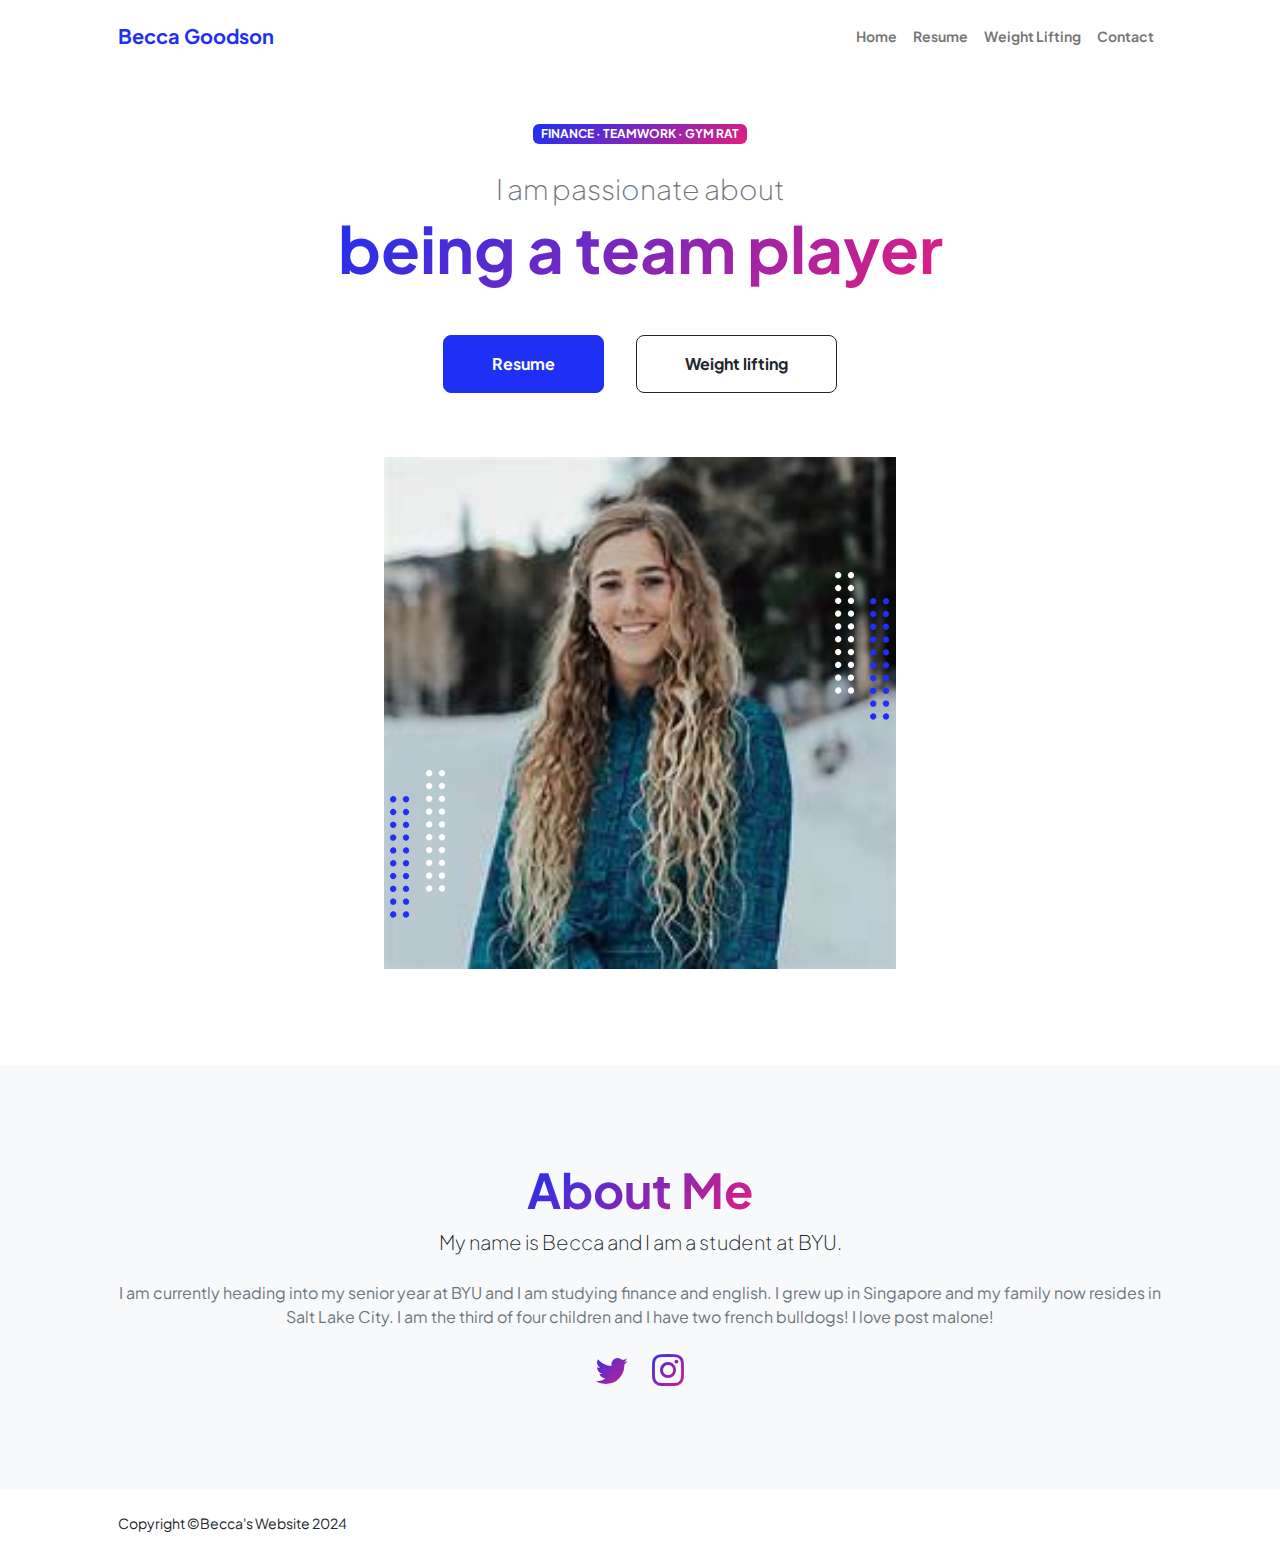
<file: index.html>
<!DOCTYPE html>
<html lang="en">
    <head>
        <meta charset="utf-8" />
        <meta name="viewport" content="width=device-width, initial-scale=1, shrink-to-fit=no" />
        <meta name="description" content="" />
        <meta name="author" content="" />
        <title>Becca Goodson</title>
        <!-- Favicon-->
        <link rel="icon" type="image/x-icon" href="assets/favicon.ico" />
        <!-- Custom Google font-->
        <link rel="preconnect" href="https://fonts.googleapis.com" />
        <link rel="preconnect" href="https://fonts.gstatic.com" crossorigin />
        <link href="https://fonts.googleapis.com/css2?family=Plus+Jakarta+Sans:wght@100;200;300;400;500;600;700;800;900&amp;display=swap" rel="stylesheet" />
        <!-- Bootstrap icons-->
        <link href="https://cdn.jsdelivr.net/npm/bootstrap-icons@1.8.1/font/bootstrap-icons.css" rel="stylesheet" />
        <!-- Core theme CSS (includes Bootstrap)-->
        <link href="css/styles.css" rel="stylesheet" />
    </head>
    <body class="d-flex flex-column h-100">
        <main class="flex-shrink-0">
            <!-- Navigation-->
            <nav class="navbar navbar-expand-lg navbar-light bg-white py-3">
                <div class="container px-5">
                    <a class="navbar-brand" href="index.html"><span class="fw-bolder text-primary">Becca Goodson</span></a>
                    <button class="navbar-toggler" type="button" data-bs-toggle="collapse" data-bs-target="#navbarSupportedContent" aria-controls="navbarSupportedContent" aria-expanded="false" aria-label="Toggle navigation"><span class="navbar-toggler-icon"></span></button>
                    <div class="collapse navbar-collapse" id="navbarSupportedContent">
                        <ul class="navbar-nav ms-auto mb-2 mb-lg-0 small fw-bolder">
                            <li class="nav-item"><a class="nav-link" href="index.html">Home</a></li>
                            <li class="nav-item"><a class="nav-link" href="resume.html">Resume</a></li>
                            <li class="nav-item"><a class="nav-link" href="weights.html">Weight Lifting</a></li>
                            <li class="nav-item"><a class="nav-link" href="contact.html">Contact</a></li>
                        </ul>
                    </div>
                </div>
            </nav>
            <!-- Header-->
            <header class="py-5">
                <div class="container px-5 pb-5">
                    <div class="row gx-5 align-items-center">
                        <div class="col-xxl-5">
                            <!-- Header text content-->
                            <div class="text-center text-xxl-start">
                                <div class="badge bg-gradient-primary-to-secondary text-white mb-4"><div class="text-uppercase">Finance &middot; Teamwork &middot; Gym rat</div></div>
                                <div class="fs-3 fw-light text-muted">I am passionate about</div>
                                <h1 class="display-3 fw-bolder mb-5"><span class="text-gradient d-inline">being a team player</span></h1>
                                <div class="d-grid gap-3 d-sm-flex justify-content-sm-center justify-content-xxl-start mb-3">
                                    <a class="btn btn-primary btn-lg px-5 py-3 me-sm-3 fs-6 fw-bolder" href="resume.html">Resume</a>
                                    <a class="btn btn-outline-dark btn-lg px-5 py-3 fs-6 fw-bolder" href="weights.html">Weight lifting</a>
                                </div>
                            </div>
                        </div>
                        <div class="col-xxl-7">
                            <!-- Header profile picture-->
                            <div class="d-flex justify-content-center mt-5 mt-xxl-0">
                                <div class="profile bg-gradient-primary-to-secondary">
                                    <!-- TIP: For best results, use a photo with a transparent background like the demo example below-->
                                    <!-- Watch a tutorial on how to do this on YouTube (link)-->
                                    <img class="profile-img" src="assets/profilepic.jpeg" alt="..." />
                                    <div class="dots-1">
                                        <!-- SVG Dots-->
                                        <svg version="1.1" xmlns="http://www.w3.org/2000/svg" xmlns:xlink="http://www.w3.org/1999/xlink" x="0px" y="0px" viewBox="0 0 191.6 1215.4" style="enable-background: new 0 0 191.6 1215.4" xml:space="preserve">
                                            <g transform="translate(0.000000,1280.000000) scale(0.100000,-0.100000)">
                                                <path d="M227.7,12788.6c-105-35-200-141-222-248c-43-206,163-412,369-369c155,32,275,190,260,339c-11,105-90,213-190,262        C383.7,12801.6,289.7,12808.6,227.7,12788.6z"></path>
                                                <path d="M1507.7,12788.6c-151-50-253-216-222-362c25-119,136-230,254-255c194-41,395,142,375,339c-11,105-90,213-190,262        C1663.7,12801.6,1569.7,12808.6,1507.7,12788.6z"></path>
                                                <path d="M227.7,11508.6c-105-35-200-141-222-248c-43-206,163-412,369-369c155,32,275,190,260,339c-11,105-90,213-190,262        C383.7,11521.6,289.7,11528.6,227.7,11508.6z"></path>
                                                <path d="M1507.7,11508.6c-151-50-253-216-222-362c25-119,136-230,254-255c194-41,395,142,375,339c-11,105-90,213-190,262        C1663.7,11521.6,1569.7,11528.6,1507.7,11508.6z"></path>
                                                <path d="M227.7,10228.6c-105-35-200-141-222-248c-43-206,163-412,369-369c155,32,275,190,260,339c-11,105-90,213-190,262        C383.7,10241.6,289.7,10248.6,227.7,10228.6z"></path>
                                                <path d="M1507.7,10228.6c-105-35-200-141-222-248c-43-206,163-412,369-369c155,32,275,190,260,339c-11,105-90,213-190,262        C1663.7,10241.6,1569.7,10248.6,1507.7,10228.6z"></path>
                                                <path d="M227.7,8948.6c-105-35-200-141-222-248c-43-206,163-412,369-369c155,32,275,190,260,339c-11,105-90,213-190,262        C383.7,8961.6,289.7,8968.6,227.7,8948.6z"></path>
                                                <path d="M1507.7,8948.6c-105-35-200-141-222-248c-43-206,163-412,369-369c155,32,275,190,260,339c-11,105-90,213-190,262        C1663.7,8961.6,1569.7,8968.6,1507.7,8948.6z"></path>
                                                <path d="M227.7,7668.6c-105-35-200-141-222-248c-43-206,163-412,369-369c155,32,275,190,260,339c-11,105-90,213-190,262        C383.7,7681.6,289.7,7688.6,227.7,7668.6z"></path>
                                                <path d="M1507.7,7668.6c-105-35-200-141-222-248c-43-206,163-412,369-369c155,32,275,190,260,339c-11,105-90,213-190,262        C1663.7,7681.6,1569.7,7688.6,1507.7,7668.6z"></path>
                                                <path d="M227.7,6388.6c-105-35-200-141-222-248c-43-206,163-412,369-369c155,32,275,190,260,339c-11,105-90,213-190,262        C383.7,6401.6,289.7,6408.6,227.7,6388.6z"></path>
                                                <path d="M1507.7,6388.6c-105-35-200-141-222-248c-43-206,163-412,369-369c155,32,275,190,260,339c-11,105-90,213-190,262        C1663.7,6401.6,1569.7,6408.6,1507.7,6388.6z"></path>
                                                <path d="M227.7,5108.6c-105-35-200-141-222-248c-43-206,163-412,369-369c155,32,275,190,260,339c-11,105-90,213-190,262        C383.7,5121.6,289.7,5128.6,227.7,5108.6z"></path>
                                                <path d="M1507.7,5108.6c-105-35-200-141-222-248c-43-206,163-412,369-369c155,32,275,190,260,339c-11,105-90,213-190,262        C1663.7,5121.6,1569.7,5128.6,1507.7,5108.6z"></path>
                                                <path d="M227.7,3828.6c-105-35-200-141-222-248c-43-206,163-412,369-369c155,32,275,190,260,339c-11,105-90,213-190,262        C383.7,3841.6,289.7,3848.6,227.7,3828.6z"></path>
                                                <path d="M1507.7,3828.6c-105-35-200-141-222-248c-43-206,163-412,369-369c155,32,275,190,260,339c-11,105-90,213-190,262        C1663.7,3841.6,1569.7,3848.6,1507.7,3828.6z"></path>
                                                <path d="M227.7,2548.6c-105-35-200-141-222-248c-43-206,163-412,369-369c155,32,275,190,260,339c-11,105-90,213-190,262        C383.7,2561.6,289.7,2568.6,227.7,2548.6z"></path>
                                                <path d="M1507.7,2548.6c-105-35-200-141-222-248c-43-206,163-412,369-369c155,32,275,190,260,339c-11,105-90,213-190,262        C1663.7,2561.6,1569.7,2568.6,1507.7,2548.6z"></path>
                                                <path d="M227.7,1268.6c-105-35-200-141-222-248c-43-206,163-412,369-369c155,32,275,190,260,339c-11,105-90,213-190,262        C383.7,1281.6,289.7,1288.6,227.7,1268.6z"></path>
                                                <path d="M1507.7,1268.6c-105-35-200-141-222-248c-43-206,163-412,369-369c155,32,275,190,260,339c-11,105-90,213-190,262        C1663.7,1281.6,1569.7,1288.6,1507.7,1268.6z"></path>
                                            </g>
                                        </svg>
                                        <!-- END of SVG dots-->
                                    </div>
                                    <div class="dots-2">
                                        <!-- SVG Dots-->
                                        <svg version="1.1" xmlns="http://www.w3.org/2000/svg" xmlns:xlink="http://www.w3.org/1999/xlink" x="0px" y="0px" viewBox="0 0 191.6 1215.4" style="enable-background: new 0 0 191.6 1215.4" xml:space="preserve">
                                            <g transform="translate(0.000000,1280.000000) scale(0.100000,-0.100000)">
                                                <path d="M227.7,12788.6c-105-35-200-141-222-248c-43-206,163-412,369-369c155,32,275,190,260,339c-11,105-90,213-190,262        C383.7,12801.6,289.7,12808.6,227.7,12788.6z"></path>
                                                <path d="M1507.7,12788.6c-151-50-253-216-222-362c25-119,136-230,254-255c194-41,395,142,375,339c-11,105-90,213-190,262        C1663.7,12801.6,1569.7,12808.6,1507.7,12788.6z"></path>
                                                <path d="M227.7,11508.6c-105-35-200-141-222-248c-43-206,163-412,369-369c155,32,275,190,260,339c-11,105-90,213-190,262        C383.7,11521.6,289.7,11528.6,227.7,11508.6z"></path>
                                                <path d="M1507.7,11508.6c-151-50-253-216-222-362c25-119,136-230,254-255c194-41,395,142,375,339c-11,105-90,213-190,262        C1663.7,11521.6,1569.7,11528.6,1507.7,11508.6z"></path>
                                                <path d="M227.7,10228.6c-105-35-200-141-222-248c-43-206,163-412,369-369c155,32,275,190,260,339c-11,105-90,213-190,262        C383.7,10241.6,289.7,10248.6,227.7,10228.6z"></path>
                                                <path d="M1507.7,10228.6c-105-35-200-141-222-248c-43-206,163-412,369-369c155,32,275,190,260,339c-11,105-90,213-190,262        C1663.7,10241.6,1569.7,10248.6,1507.7,10228.6z"></path>
                                                <path d="M227.7,8948.6c-105-35-200-141-222-248c-43-206,163-412,369-369c155,32,275,190,260,339c-11,105-90,213-190,262        C383.7,8961.6,289.7,8968.6,227.7,8948.6z"></path>
                                                <path d="M1507.7,8948.6c-105-35-200-141-222-248c-43-206,163-412,369-369c155,32,275,190,260,339c-11,105-90,213-190,262        C1663.7,8961.6,1569.7,8968.6,1507.7,8948.6z"></path>
                                                <path d="M227.7,7668.6c-105-35-200-141-222-248c-43-206,163-412,369-369c155,32,275,190,260,339c-11,105-90,213-190,262        C383.7,7681.6,289.7,7688.6,227.7,7668.6z"></path>
                                                <path d="M1507.7,7668.6c-105-35-200-141-222-248c-43-206,163-412,369-369c155,32,275,190,260,339c-11,105-90,213-190,262        C1663.7,7681.6,1569.7,7688.6,1507.7,7668.6z"></path>
                                                <path d="M227.7,6388.6c-105-35-200-141-222-248c-43-206,163-412,369-369c155,32,275,190,260,339c-11,105-90,213-190,262        C383.7,6401.6,289.7,6408.6,227.7,6388.6z"></path>
                                                <path d="M1507.7,6388.6c-105-35-200-141-222-248c-43-206,163-412,369-369c155,32,275,190,260,339c-11,105-90,213-190,262        C1663.7,6401.6,1569.7,6408.6,1507.7,6388.6z"></path>
                                                <path d="M227.7,5108.6c-105-35-200-141-222-248c-43-206,163-412,369-369c155,32,275,190,260,339c-11,105-90,213-190,262        C383.7,5121.6,289.7,5128.6,227.7,5108.6z"></path>
                                                <path d="M1507.7,5108.6c-105-35-200-141-222-248c-43-206,163-412,369-369c155,32,275,190,260,339c-11,105-90,213-190,262        C1663.7,5121.6,1569.7,5128.6,1507.7,5108.6z"></path>
                                                <path d="M227.7,3828.6c-105-35-200-141-222-248c-43-206,163-412,369-369c155,32,275,190,260,339c-11,105-90,213-190,262        C383.7,3841.6,289.7,3848.6,227.7,3828.6z"></path>
                                                <path d="M1507.7,3828.6c-105-35-200-141-222-248c-43-206,163-412,369-369c155,32,275,190,260,339c-11,105-90,213-190,262        C1663.7,3841.6,1569.7,3848.6,1507.7,3828.6z"></path>
                                                <path d="M227.7,2548.6c-105-35-200-141-222-248c-43-206,163-412,369-369c155,32,275,190,260,339c-11,105-90,213-190,262        C383.7,2561.6,289.7,2568.6,227.7,2548.6z"></path>
                                                <path d="M1507.7,2548.6c-105-35-200-141-222-248c-43-206,163-412,369-369c155,32,275,190,260,339c-11,105-90,213-190,262        C1663.7,2561.6,1569.7,2568.6,1507.7,2548.6z"></path>
                                                <path d="M227.7,1268.6c-105-35-200-141-222-248c-43-206,163-412,369-369c155,32,275,190,260,339c-11,105-90,213-190,262        C383.7,1281.6,289.7,1288.6,227.7,1268.6z"></path>
                                                <path d="M1507.7,1268.6c-105-35-200-141-222-248c-43-206,163-412,369-369c155,32,275,190,260,339c-11,105-90,213-190,262        C1663.7,1281.6,1569.7,1288.6,1507.7,1268.6z"></path>
                                            </g>
                                        </svg>
                                        <!-- END of SVG dots-->
                                    </div>
                                    <div class="dots-3">
                                        <!-- SVG Dots-->
                                        <svg version="1.1" xmlns="http://www.w3.org/2000/svg" xmlns:xlink="http://www.w3.org/1999/xlink" x="0px" y="0px" viewBox="0 0 191.6 1215.4" style="enable-background: new 0 0 191.6 1215.4" xml:space="preserve">
                                            <g transform="translate(0.000000,1280.000000) scale(0.100000,-0.100000)">
                                                <path d="M227.7,12788.6c-105-35-200-141-222-248c-43-206,163-412,369-369c155,32,275,190,260,339c-11,105-90,213-190,262        C383.7,12801.6,289.7,12808.6,227.7,12788.6z"></path>
                                                <path d="M1507.7,12788.6c-151-50-253-216-222-362c25-119,136-230,254-255c194-41,395,142,375,339c-11,105-90,213-190,262        C1663.7,12801.6,1569.7,12808.6,1507.7,12788.6z"></path>
                                                <path d="M227.7,11508.6c-105-35-200-141-222-248c-43-206,163-412,369-369c155,32,275,190,260,339c-11,105-90,213-190,262        C383.7,11521.6,289.7,11528.6,227.7,11508.6z"></path>
                                                <path d="M1507.7,11508.6c-151-50-253-216-222-362c25-119,136-230,254-255c194-41,395,142,375,339c-11,105-90,213-190,262        C1663.7,11521.6,1569.7,11528.6,1507.7,11508.6z"></path>
                                                <path d="M227.7,10228.6c-105-35-200-141-222-248c-43-206,163-412,369-369c155,32,275,190,260,339c-11,105-90,213-190,262        C383.7,10241.6,289.7,10248.6,227.7,10228.6z"></path>
                                                <path d="M1507.7,10228.6c-105-35-200-141-222-248c-43-206,163-412,369-369c155,32,275,190,260,339c-11,105-90,213-190,262        C1663.7,10241.6,1569.7,10248.6,1507.7,10228.6z"></path>
                                                <path d="M227.7,8948.6c-105-35-200-141-222-248c-43-206,163-412,369-369c155,32,275,190,260,339c-11,105-90,213-190,262        C383.7,8961.6,289.7,8968.6,227.7,8948.6z"></path>
                                                <path d="M1507.7,8948.6c-105-35-200-141-222-248c-43-206,163-412,369-369c155,32,275,190,260,339c-11,105-90,213-190,262        C1663.7,8961.6,1569.7,8968.6,1507.7,8948.6z"></path>
                                                <path d="M227.7,7668.6c-105-35-200-141-222-248c-43-206,163-412,369-369c155,32,275,190,260,339c-11,105-90,213-190,262        C383.7,7681.6,289.7,7688.6,227.7,7668.6z"></path>
                                                <path d="M1507.7,7668.6c-105-35-200-141-222-248c-43-206,163-412,369-369c155,32,275,190,260,339c-11,105-90,213-190,262        C1663.7,7681.6,1569.7,7688.6,1507.7,7668.6z"></path>
                                                <path d="M227.7,6388.6c-105-35-200-141-222-248c-43-206,163-412,369-369c155,32,275,190,260,339c-11,105-90,213-190,262        C383.7,6401.6,289.7,6408.6,227.7,6388.6z"></path>
                                                <path d="M1507.7,6388.6c-105-35-200-141-222-248c-43-206,163-412,369-369c155,32,275,190,260,339c-11,105-90,213-190,262        C1663.7,6401.6,1569.7,6408.6,1507.7,6388.6z"></path>
                                                <path d="M227.7,5108.6c-105-35-200-141-222-248c-43-206,163-412,369-369c155,32,275,190,260,339c-11,105-90,213-190,262        C383.7,5121.6,289.7,5128.6,227.7,5108.6z"></path>
                                                <path d="M1507.7,5108.6c-105-35-200-141-222-248c-43-206,163-412,369-369c155,32,275,190,260,339c-11,105-90,213-190,262        C1663.7,5121.6,1569.7,5128.6,1507.7,5108.6z"></path>
                                                <path d="M227.7,3828.6c-105-35-200-141-222-248c-43-206,163-412,369-369c155,32,275,190,260,339c-11,105-90,213-190,262        C383.7,3841.6,289.7,3848.6,227.7,3828.6z"></path>
                                                <path d="M1507.7,3828.6c-105-35-200-141-222-248c-43-206,163-412,369-369c155,32,275,190,260,339c-11,105-90,213-190,262        C1663.7,3841.6,1569.7,3848.6,1507.7,3828.6z"></path>
                                                <path d="M227.7,2548.6c-105-35-200-141-222-248c-43-206,163-412,369-369c155,32,275,190,260,339c-11,105-90,213-190,262        C383.7,2561.6,289.7,2568.6,227.7,2548.6z"></path>
                                                <path d="M1507.7,2548.6c-105-35-200-141-222-248c-43-206,163-412,369-369c155,32,275,190,260,339c-11,105-90,213-190,262        C1663.7,2561.6,1569.7,2568.6,1507.7,2548.6z"></path>
                                                <path d="M227.7,1268.6c-105-35-200-141-222-248c-43-206,163-412,369-369c155,32,275,190,260,339c-11,105-90,213-190,262        C383.7,1281.6,289.7,1288.6,227.7,1268.6z"></path>
                                                <path d="M1507.7,1268.6c-105-35-200-141-222-248c-43-206,163-412,369-369c155,32,275,190,260,339c-11,105-90,213-190,262        C1663.7,1281.6,1569.7,1288.6,1507.7,1268.6z"></path>
                                            </g>
                                        </svg>
                                        <!-- END of SVG dots-->
                                    </div>
                                    <div class="dots-4">
                                        <!-- SVG Dots-->
                                        <svg version="1.1" xmlns="http://www.w3.org/2000/svg" xmlns:xlink="http://www.w3.org/1999/xlink" x="0px" y="0px" viewBox="0 0 191.6 1215.4" style="enable-background: new 0 0 191.6 1215.4" xml:space="preserve">
                                            <g transform="translate(0.000000,1280.000000) scale(0.100000,-0.100000)">
                                                <path d="M227.7,12788.6c-105-35-200-141-222-248c-43-206,163-412,369-369c155,32,275,190,260,339c-11,105-90,213-190,262        C383.7,12801.6,289.7,12808.6,227.7,12788.6z"></path>
                                                <path d="M1507.7,12788.6c-151-50-253-216-222-362c25-119,136-230,254-255c194-41,395,142,375,339c-11,105-90,213-190,262        C1663.7,12801.6,1569.7,12808.6,1507.7,12788.6z"></path>
                                                <path d="M227.7,11508.6c-105-35-200-141-222-248c-43-206,163-412,369-369c155,32,275,190,260,339c-11,105-90,213-190,262        C383.7,11521.6,289.7,11528.6,227.7,11508.6z"></path>
                                                <path d="M1507.7,11508.6c-151-50-253-216-222-362c25-119,136-230,254-255c194-41,395,142,375,339c-11,105-90,213-190,262        C1663.7,11521.6,1569.7,11528.6,1507.7,11508.6z"></path>
                                                <path d="M227.7,10228.6c-105-35-200-141-222-248c-43-206,163-412,369-369c155,32,275,190,260,339c-11,105-90,213-190,262        C383.7,10241.6,289.7,10248.6,227.7,10228.6z"></path>
                                                <path d="M1507.7,10228.6c-105-35-200-141-222-248c-43-206,163-412,369-369c155,32,275,190,260,339c-11,105-90,213-190,262        C1663.7,10241.6,1569.7,10248.6,1507.7,10228.6z"></path>
                                                <path d="M227.7,8948.6c-105-35-200-141-222-248c-43-206,163-412,369-369c155,32,275,190,260,339c-11,105-90,213-190,262        C383.7,8961.6,289.7,8968.6,227.7,8948.6z"></path>
                                                <path d="M1507.7,8948.6c-105-35-200-141-222-248c-43-206,163-412,369-369c155,32,275,190,260,339c-11,105-90,213-190,262        C1663.7,8961.6,1569.7,8968.6,1507.7,8948.6z"></path>
                                                <path d="M227.7,7668.6c-105-35-200-141-222-248c-43-206,163-412,369-369c155,32,275,190,260,339c-11,105-90,213-190,262        C383.7,7681.6,289.7,7688.6,227.7,7668.6z"></path>
                                                <path d="M1507.7,7668.6c-105-35-200-141-222-248c-43-206,163-412,369-369c155,32,275,190,260,339c-11,105-90,213-190,262        C1663.7,7681.6,1569.7,7688.6,1507.7,7668.6z"></path>
                                                <path d="M227.7,6388.6c-105-35-200-141-222-248c-43-206,163-412,369-369c155,32,275,190,260,339c-11,105-90,213-190,262        C383.7,6401.6,289.7,6408.6,227.7,6388.6z"></path>
                                                <path d="M1507.7,6388.6c-105-35-200-141-222-248c-43-206,163-412,369-369c155,32,275,190,260,339c-11,105-90,213-190,262        C1663.7,6401.6,1569.7,6408.6,1507.7,6388.6z"></path>
                                                <path d="M227.7,5108.6c-105-35-200-141-222-248c-43-206,163-412,369-369c155,32,275,190,260,339c-11,105-90,213-190,262        C383.7,5121.6,289.7,5128.6,227.7,5108.6z"></path>
                                                <path d="M1507.7,5108.6c-105-35-200-141-222-248c-43-206,163-412,369-369c155,32,275,190,260,339c-11,105-90,213-190,262        C1663.7,5121.6,1569.7,5128.6,1507.7,5108.6z"></path>
                                                <path d="M227.7,3828.6c-105-35-200-141-222-248c-43-206,163-412,369-369c155,32,275,190,260,339c-11,105-90,213-190,262        C383.7,3841.6,289.7,3848.6,227.7,3828.6z"></path>
                                                <path d="M1507.7,3828.6c-105-35-200-141-222-248c-43-206,163-412,369-369c155,32,275,190,260,339c-11,105-90,213-190,262        C1663.7,3841.6,1569.7,3848.6,1507.7,3828.6z"></path>
                                                <path d="M227.7,2548.6c-105-35-200-141-222-248c-43-206,163-412,369-369c155,32,275,190,260,339c-11,105-90,213-190,262        C383.7,2561.6,289.7,2568.6,227.7,2548.6z"></path>
                                                <path d="M1507.7,2548.6c-105-35-200-141-222-248c-43-206,163-412,369-369c155,32,275,190,260,339c-11,105-90,213-190,262        C1663.7,2561.6,1569.7,2568.6,1507.7,2548.6z"></path>
                                                <path d="M227.7,1268.6c-105-35-200-141-222-248c-43-206,163-412,369-369c155,32,275,190,260,339c-11,105-90,213-190,262        C383.7,1281.6,289.7,1288.6,227.7,1268.6z"></path>
                                                <path d="M1507.7,1268.6c-105-35-200-141-222-248c-43-206,163-412,369-369c155,32,275,190,260,339c-11,105-90,213-190,262        C1663.7,1281.6,1569.7,1288.6,1507.7,1268.6z"></path>
                                            </g>
                                        </svg>
                                        <!-- END of SVG dots-->
                                    </div>
                                </div>
                            </div>
                        </div>
                    </div>
                </div>
            </header>
            <!-- About Section-->
            <section class="bg-light py-5">
                <div class="container px-5">
                    <div class="row gx-5 justify-content-center">
                        <div class="col-xxl-8">
                            <div class="text-center my-5">
                                <h2 class="display-5 fw-bolder"><span class="text-gradient d-inline">About Me</span></h2>
                                <p class="lead fw-light mb-4">My name is Becca and I am a student at BYU.</p>
                                <p class="text-muted">I am currently heading into my senior year at BYU and I am studying finance and english. I grew up in Singapore and my family now resides in Salt Lake City. I am the third of four children and I have two french bulldogs! I love post malone!</p>
                                <div class="d-flex justify-content-center fs-2 gap-4">
                                    <a class="text-gradient" href="https://twitter.com/postmalone"><i class="bi bi-twitter"></i></a>
                                    <a class="text-gradient" href="https://www.instagram.com/postmalone/"><i class="bi bi-instagram"></i></a>
                                </div>
                            </div>
                        </div>
                    </div>
                </div>
            </section>
        </main>
        <!-- Footer-->
        <footer class="bg-white py-4 mt-auto">
            <div class="container px-5">
                <div class="row align-items-center justify-content-between flex-column flex-sm-row">
                    <div class="col-auto"><div class="small m-0">Copyright &copy;Becca's Website 2024</div></div>
                    <div class="col-auto">
 
                    </div>
                </div>
            </div>
        </footer>
        <!-- Bootstrap core JS-->
        <script src="https://cdn.jsdelivr.net/npm/bootstrap@5.2.3/dist/js/bootstrap.bundle.min.js"></script>
        <!-- Core theme JS-->
        <script src="js/scripts.js"></script>
    </body>
</html>
</file>
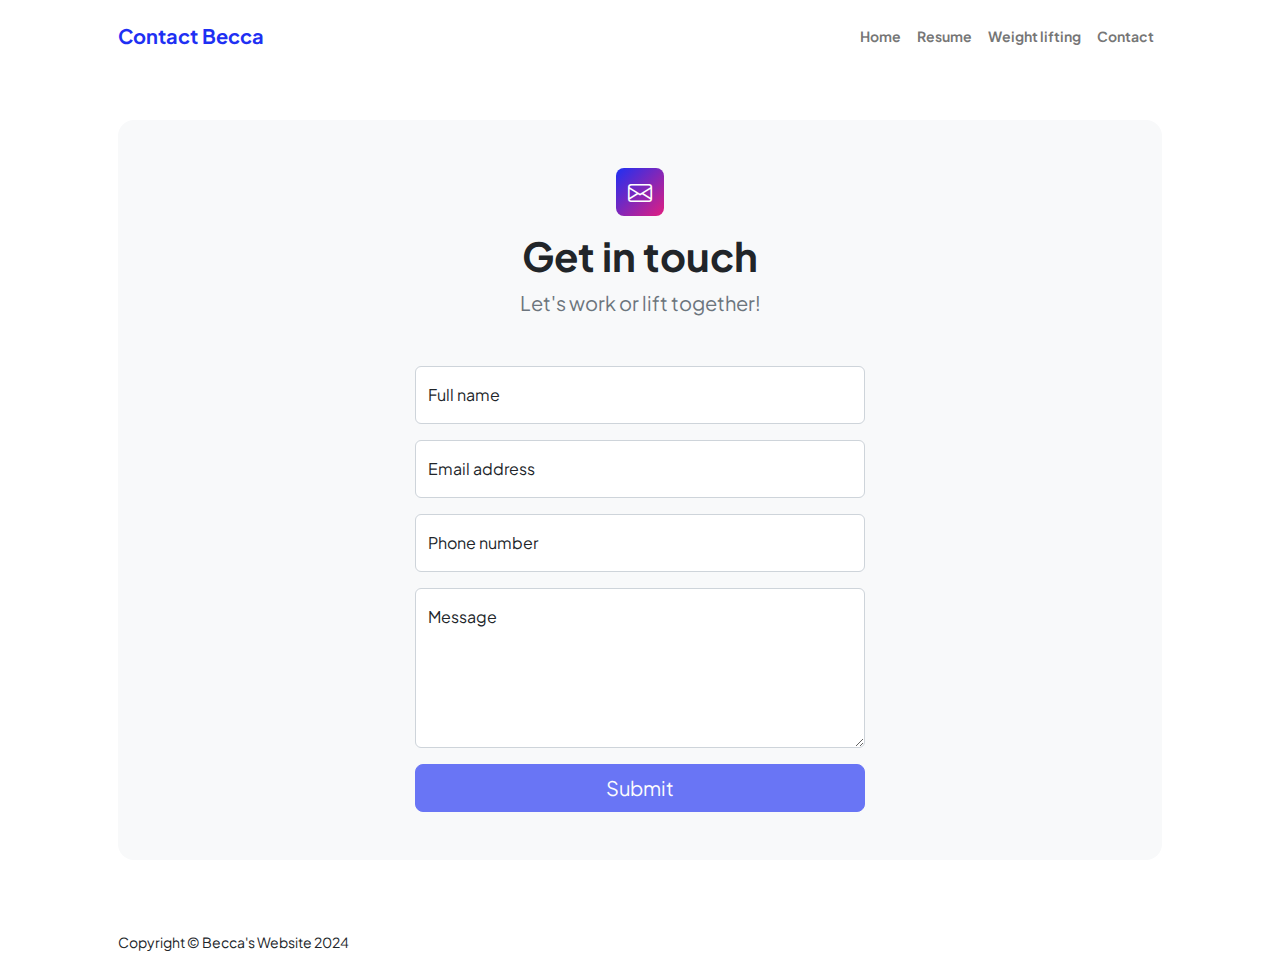
<file: contact.html>
<!DOCTYPE html>
<html lang="en">
    <head>
        <meta charset="utf-8" />
        <meta name="viewport" content="width=device-width, initial-scale=1, shrink-to-fit=no" />
        <meta name="description" content />
        <meta name="author" content />
        <title>Contact Becca</title>
        <!-- Favicon-->
        <link rel="icon" type="image/x-icon" href="assets/favicon.ico" />
        <!-- Custom Google font-->
        <link rel="preconnect" href="https://fonts.googleapis.com" />
        <link rel="preconnect" href="https://fonts.gstatic.com" crossorigin />
        <link href="https://fonts.googleapis.com/css2?family=Plus+Jakarta+Sans:wght@100;200;300;400;500;600;700;800;900&amp;display=swap" rel="stylesheet" />
        <!-- Bootstrap icons-->
        <link href="https://cdn.jsdelivr.net/npm/bootstrap-icons@1.8.1/font/bootstrap-icons.css" rel="stylesheet" />
        <!-- Core theme CSS (includes Bootstrap)-->
        <link href="css/styles.css" rel="stylesheet" />
    </head>
    <body class="d-flex flex-column">
        <main class="flex-shrink-0">
            <!-- Navigation-->
            <nav class="navbar navbar-expand-lg navbar-light bg-white py-3">
                <div class="container px-5">
                    <a class="navbar-brand" href="index.html"><span class="fw-bolder text-primary">Contact Becca</span></a>
                    <button class="navbar-toggler" type="button" data-bs-toggle="collapse" data-bs-target="#navbarSupportedContent" aria-controls="navbarSupportedContent" aria-expanded="false" aria-label="Toggle navigation"><span class="navbar-toggler-icon"></span></button>
                    <div class="collapse navbar-collapse" id="navbarSupportedContent">
                        <ul class="navbar-nav ms-auto mb-2 mb-lg-0 small fw-bolder">
                            <li class="nav-item"><a class="nav-link" href="index.html">Home</a></li>
                            <li class="nav-item"><a class="nav-link" href="resume.html">Resume</a></li>
                            <li class="nav-item"><a class="nav-link" href="weights.html">Weight lifting</a></li>
                            <li class="nav-item"><a class="nav-link" href="contact.html">Contact</a></li>
                        </ul>
                    </div>
                </div>
            </nav>
            <!-- Page content-->
            <section class="py-5">
                <div class="container px-5">
                    <!-- Contact form-->
                    <div class="bg-light rounded-4 py-5 px-4 px-md-5">
                        <div class="text-center mb-5">
                            <div class="feature bg-primary bg-gradient-primary-to-secondary text-white rounded-3 mb-3"><i class="bi bi-envelope"></i></div>
                            <h1 class="fw-bolder">Get in touch</h1>
                            <p class="lead fw-normal text-muted mb-0">Let's work or lift together!</p>
                        </div>
                        <div class="row gx-5 justify-content-center">
                            <div class="col-lg-8 col-xl-6">
                                <!-- * * * * * * * * * * * * * * *-->
                                <!-- * * SB Forms Contact Form * *-->
                                <!-- * * * * * * * * * * * * * * *-->
                                <!-- This form is pre-integrated with SB Forms.-->
                                <!-- To make this form functional, sign up at-->
                                <!-- https://startbootstrap.com/solution/contact-forms-->
                                <!-- to get an API token!-->
                                <form id="contactForm" data-sb-form-api-token="API_TOKEN">
                                    <!-- Name input-->
                                    <div class="form-floating mb-3">
                                        <input class="form-control" id="name" type="text" placeholder="Enter your name..." data-sb-validations="required" />
                                        <label for="name">Full name</label>
                                        <div class="invalid-feedback" data-sb-feedback="name:required">A name is required.</div>
                                    </div>
                                    <!-- Email address input-->
                                    <div class="form-floating mb-3">
                                        <input class="form-control" id="email" type="email" placeholder="name@example.com" data-sb-validations="required,email" />
                                        <label for="email">Email address</label>
                                        <div class="invalid-feedback" data-sb-feedback="email:required">An email is required.</div>
                                        <div class="invalid-feedback" data-sb-feedback="email:email">Email is not valid.</div>
                                    </div>
                                    <!-- Phone number input-->
                                    <div class="form-floating mb-3">
                                        <input class="form-control" id="phone" type="tel" placeholder="(123) 456-7890" data-sb-validations="required" />
                                        <label for="phone">Phone number</label>
                                        <div class="invalid-feedback" data-sb-feedback="phone:required">A phone number is required.</div>
                                    </div>
                                    <!-- Message input-->
                                    <div class="form-floating mb-3">
                                        <textarea class="form-control" id="message" type="text" placeholder="Enter your message here..." style="height: 10rem" data-sb-validations="required"></textarea>
                                        <label for="message">Message</label>
                                        <div class="invalid-feedback" data-sb-feedback="message:required">A message is required.</div>
                                    </div>
                                    <!-- Submit success message-->
                                    <!---->
                                    <!-- This is what your users will see when the form-->
                                    <!-- has successfully submitted-->
                                    <div class="d-none" id="submitSuccessMessage">
                                        <div class="text-center mb-3">
                                            <div class="fw-bolder">Form submission successful!</div>
                                            To activate this form, sign up at
                                            <br />
                                            <a href="https://startbootstrap.com/solution/contact-forms">https://startbootstrap.com/solution/contact-forms</a>
                                        </div>
                                    </div>
                                    <!-- Submit error message-->
                                    <!---->
                                    <!-- This is what your users will see when there is-->
                                    <!-- an error submitting the form-->
                                    <div class="d-none" id="submitErrorMessage"><div class="text-center text-danger mb-3">Error sending message!</div></div>
                                    <!-- Submit Button-->
                                    <div class="d-grid"><button class="btn btn-primary btn-lg disabled" id="submitButton" type="submit">Submit</button></div>
                                </form>
                            </div>
                        </div>
                    </div>
                </div>
            </section>
        </main>
        <!-- Footer-->
        <footer class="bg-white py-4 mt-auto">
            <div class="container px-5">
                <div class="row align-items-center justify-content-between flex-column flex-sm-row">
                    <div class="col-auto"><div class="small m-0">Copyright &copy; Becca's Website 2024</div></div>
                    <div class="col-auto">

                    </div>
                </div>
            </div>
        </footer>
        <!-- Bootstrap core JS-->
        <script src="https://cdn.jsdelivr.net/npm/bootstrap@5.2.3/dist/js/bootstrap.bundle.min.js"></script>
        <!-- Core theme JS-->
        <script src="js/scripts.js"></script>
        <!-- * * * * * * * * * * * * * * * * * * * * * * * * * * * * * * * * * * * * * * * *-->
        <!-- * *                               SB Forms JS                               * *-->
        <!-- * * Activate your form at https://startbootstrap.com/solution/contact-forms * *-->
        <!-- * * * * * * * * * * * * * * * * * * * * * * * * * * * * * * * * * * * * * * * *-->
        <script src="https://cdn.startbootstrap.com/sb-forms-latest.js"></script>
    </body>
</html>
</file>
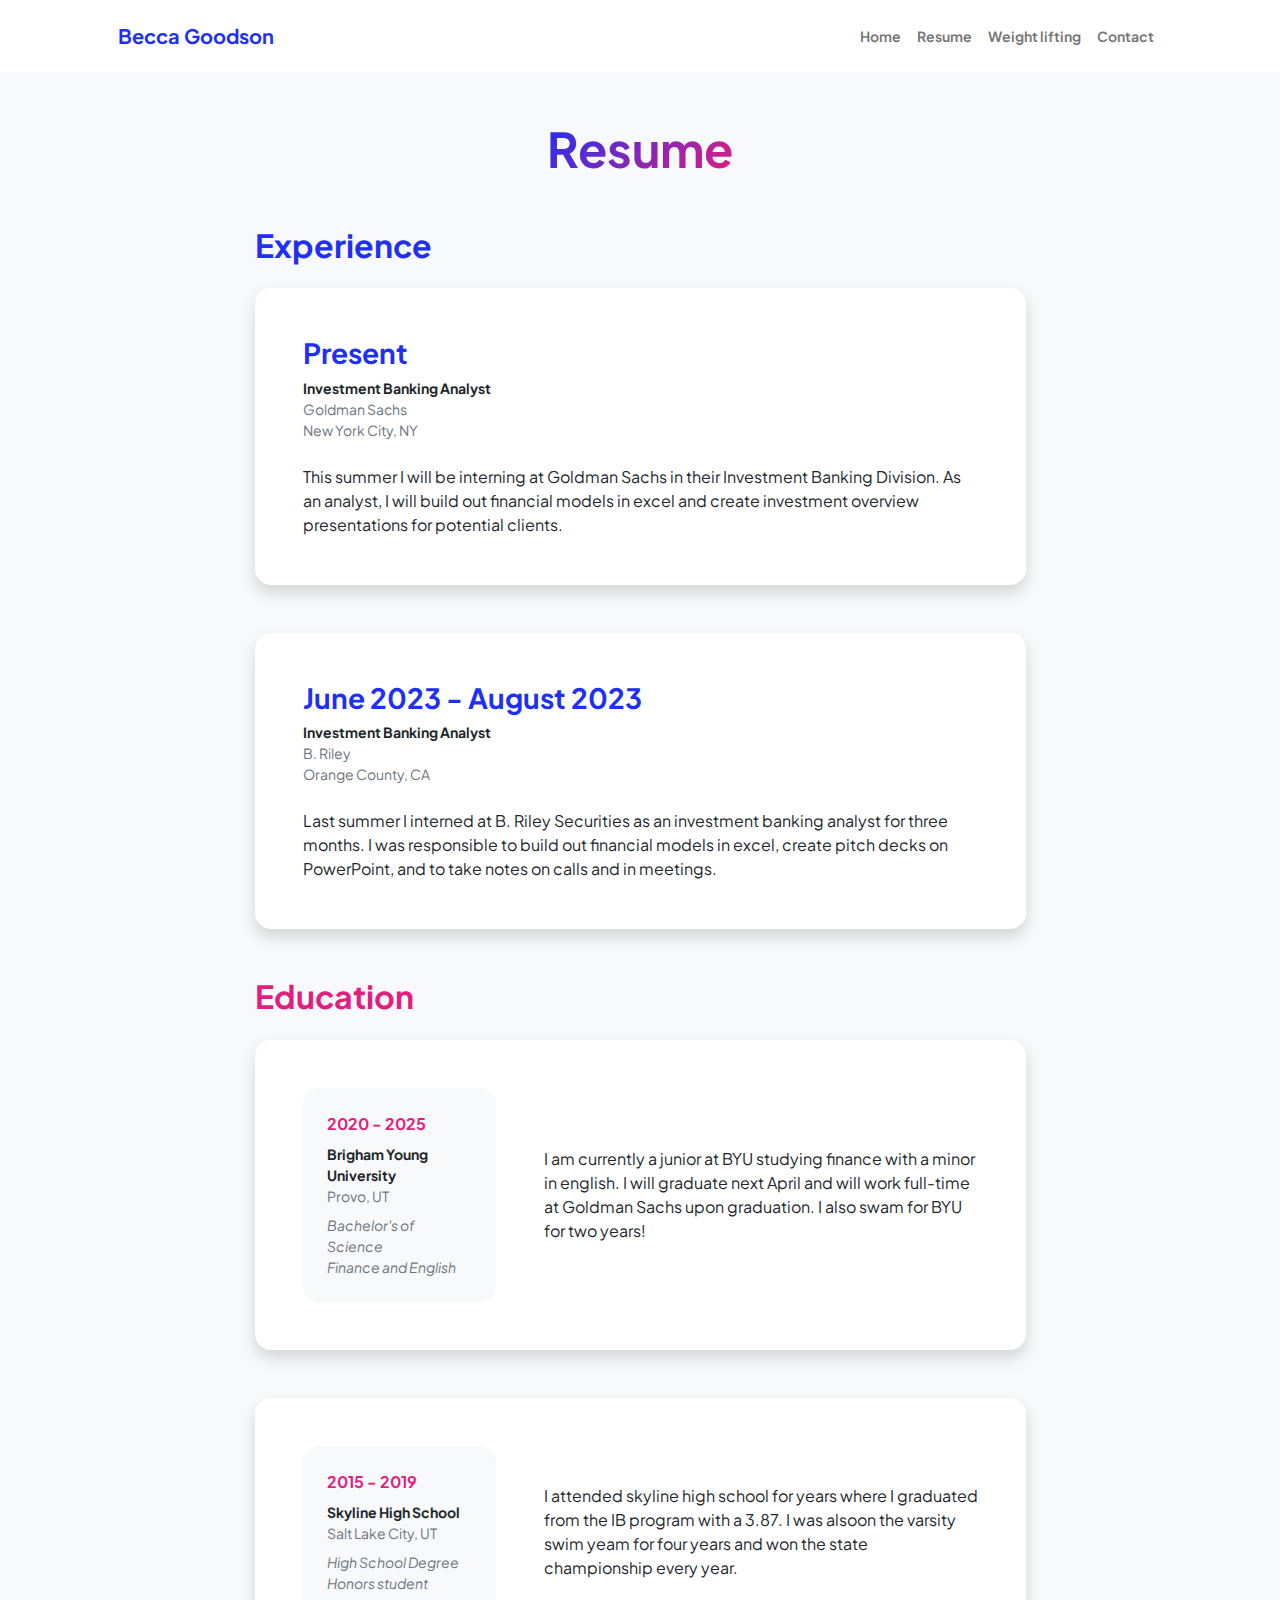
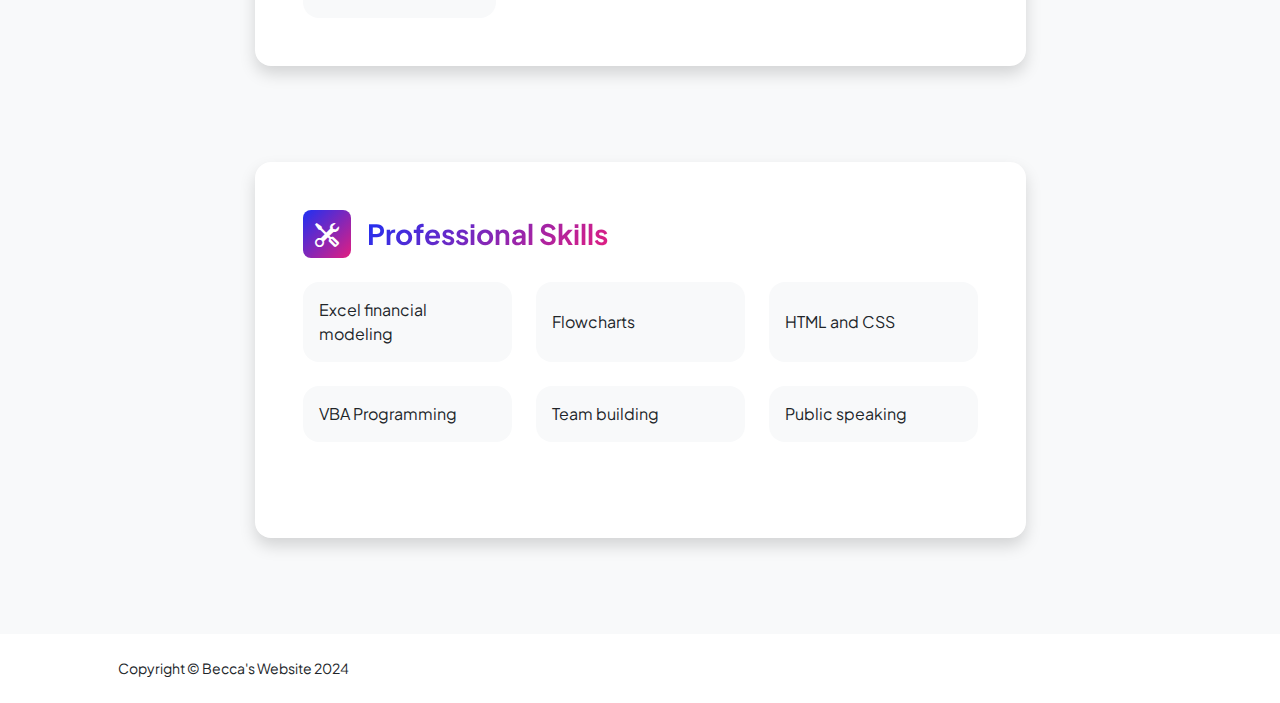
<file: resume.html>
<!DOCTYPE html>
<html lang="en">
    <head>
        <meta charset="utf-8" />
        <meta name="viewport" content="width=device-width, initial-scale=1, shrink-to-fit=no" />
        <meta name="description" content="" />
        <meta name="author" content="" />
        <title>Becca Goodson - Resume</title>
        <!-- Favicon-->
        <link rel="icon" type="image/x-icon" href="assets/favicon.ico" />
        <!-- Custom Google font-->
        <link rel="preconnect" href="https://fonts.googleapis.com" />
        <link rel="preconnect" href="https://fonts.gstatic.com" crossorigin />
        <link href="https://fonts.googleapis.com/css2?family=Plus+Jakarta+Sans:wght@100;200;300;400;500;600;700;800;900&amp;display=swap" rel="stylesheet" />
        <!-- Bootstrap icons-->
        <link href="https://cdn.jsdelivr.net/npm/bootstrap-icons@1.8.1/font/bootstrap-icons.css" rel="stylesheet" />
        <!-- Core theme CSS (includes Bootstrap)-->
        <link href="css/styles.css" rel="stylesheet" />
    </head>
    <body class="d-flex flex-column h-100 bg-light">
        <main class="flex-shrink-0">
            <!-- Navigation-->
            <nav class="navbar navbar-expand-lg navbar-light bg-white py-3">
                <div class="container px-5">
                    <a class="navbar-brand" href="index.html"><span class="fw-bolder text-primary">Becca Goodson</span></a>
                    <button class="navbar-toggler" type="button" data-bs-toggle="collapse" data-bs-target="#navbarSupportedContent" aria-controls="navbarSupportedContent" aria-expanded="false" aria-label="Toggle navigation"><span class="navbar-toggler-icon"></span></button>
                    <div class="collapse navbar-collapse" id="navbarSupportedContent">
                        <ul class="navbar-nav ms-auto mb-2 mb-lg-0 small fw-bolder">
                            <li class="nav-item"><a class="nav-link" href="index.html">Home</a></li>
                            <li class="nav-item"><a class="nav-link" href="resume.html">Resume</a></li>
                            <li class="nav-item"><a class="nav-link" href="weights.html">Weight lifting</a></li>
                            <li class="nav-item"><a class="nav-link" href="contact.html">Contact</a></li>
                        </ul>
                    </div>
                </div>
            </nav>
            <!-- Page Content-->
            <div class="container px-5 my-5">
                <div class="text-center mb-5">
                    <h1 class="display-5 fw-bolder mb-0"><span class="text-gradient d-inline">Resume</span></h1>
                </div>
                <div class="row gx-5 justify-content-center">
                    <div class="col-lg-11 col-xl-9 col-xxl-8">
                 <!-- Experience Section -->
<section>
    <h2 class="text-primary fw-bolder mb-4">Experience</h2>

    <!-- Experience Card 1 -->
    <div class="card shadow border-0 rounded-4 mb-5">
        <div class="card-body p-5">
            <div class="mb-4">
                <h3 class="text-primary fw-bolder mb-2">Present</h3>
                <div class="small fw-bolder">Investment Banking Analyst</div>
                <div class="small text-muted">Goldman Sachs</div>
                <div class="small text-muted">New York City, NY</div>
            </div>
            <div>This summer I will be interning at Goldman Sachs in their Investment Banking Division. As an analyst, I will build out financial models in excel and create investment overview presentations for potential clients.</div>
        </div>
    </div>

    <!-- Experience Card 2 -->
    <div class="card shadow border-0 rounded-4 mb-5">
        <div class="card-body p-5">
            <div class="mb-4">
                <h3 class="text-primary fw-bolder mb-2">June 2023 - August 2023</h3>
                <div class="small fw-bolder">Investment Banking Analyst</div>
                <div class="small text-muted">B. Riley</div>
                <div class="small text-muted">Orange County, CA</div>
            </div>
            <div>Last summer I interned at B. Riley Securities as an investment banking analyst for three months. I was responsible to build out financial models in excel, create pitch decks on PowerPoint, and to take notes on calls and in meetings.</div>
        </div>
    </div>
</section>
                        <!-- Education Section-->
                        <section>
                            <h2 class="text-secondary fw-bolder mb-4">Education</h2>
                            <!-- Education Card 1-->
                            <div class="card shadow border-0 rounded-4 mb-5">
                                <div class="card-body p-5">
                                    <div class="row align-items-center gx-5">
                                        <div class="col text-center text-lg-start mb-4 mb-lg-0">
                                            <div class="bg-light p-4 rounded-4">
                                                <div class="text-secondary fw-bolder mb-2">2020 - 2025</div>
                                                <div class="mb-2">
                                                    <div class="small fw-bolder">Brigham Young University</div>
                                                    <div class="small text-muted">Provo, UT</div>
                                                </div>
                                                <div class="fst-italic">
                                                    <div class="small text-muted">Bachelor's of Science</div>
                                                    <div class="small text-muted">Finance and English</div>
                                                </div>
                                            </div>
                                        </div>
                                        <div class="col-lg-8"><div>I am currently a junior at BYU studying finance with a minor in english. I will graduate next April and will work full-time at Goldman Sachs upon graduation. I also swam for BYU for two years!</div></div>
                                    </div>
                                </div>
                            </div>
                            <!-- Education Card 2-->
                            <div class="card shadow border-0 rounded-4 mb-5">
                                <div class="card-body p-5">
                                    <div class="row align-items-center gx-5">
                                        <div class="col text-center text-lg-start mb-4 mb-lg-0">
                                            <div class="bg-light p-4 rounded-4">
                                                <div class="text-secondary fw-bolder mb-2">2015 - 2019</div>
                                                <div class="mb-2">
                                                    <div class="small fw-bolder">Skyline High School</div>
                                                    <div class="small text-muted">Salt Lake City, UT</div>
                                                </div>
                                                <div class="fst-italic">
                                                    <div class="small text-muted">High School Degree</div>
                                                    <div class="small text-muted">Honors student</div>
                                                </div>
                                            </div>
                                        </div>
                                        <div class="col-lg-8"><div>I attended skyline high school for years where I graduated from the IB program with a 3.87. I was alsoon the varsity swim yeam for four years and won the state championship every year.</div></div>
                                    </div>
                                </div>
                            </div>
                        </section>
                        <!-- Divider-->
                        <div class="pb-5"></div>
                        <!-- Skills Section-->
                        <section>
                            <!-- Skillset Card-->
                            <div class="card shadow border-0 rounded-4 mb-5">
                                <div class="card-body p-5">
                                    <!-- Professional skills list-->
                                    <div class="mb-5">
                                        <div class="d-flex align-items-center mb-4">
                                            <div class="feature bg-primary bg-gradient-primary-to-secondary text-white rounded-3 me-3"><i class="bi bi-tools"></i></div>
                                            <h3 class="fw-bolder mb-0"><span class="text-gradient d-inline">Professional Skills</span></h3>
                                        </div>
                                        <div class="row row-cols-1 row-cols-md-3 mb-4">
                                            <div class="col mb-4 mb-md-0"><div class="d-flex align-items-center bg-light rounded-4 p-3 h-100">Excel financial modeling</div></div>
                                            <div class="col mb-4 mb-md-0"><div class="d-flex align-items-center bg-light rounded-4 p-3 h-100">Flowcharts</div></div>
                                            <div class="col"><div class="d-flex align-items-center bg-light rounded-4 p-3 h-100">HTML and CSS</div></div>
                                        </div>
                                        <div class="row row-cols-1 row-cols-md-3">
                                            <div class="col mb-4 mb-md-0"><div class="d-flex align-items-center bg-light rounded-4 p-3 h-100">VBA Programming</div></div>
                                            <div class="col mb-4 mb-md-0"><div class="d-flex align-items-center bg-light rounded-4 p-3 h-100">Team building</div></div>
                                            <div class="col"><div class="d-flex align-items-center bg-light rounded-4 p-3 h-100">Public speaking</div></div>
                                        </div>
                        
                                    </div>
                                </div>
                            </div>
                        </section>
                    </div>
                </div>
            </div>
        </main>
        <!-- Footer-->
        <footer class="bg-white py-4 mt-auto">
            <div class="container px-5">
                <div class="row align-items-center justify-content-between flex-column flex-sm-row">
                    <div class="col-auto"><div class="small m-0">Copyright &copy; Becca's Website 2024</div></div>
                    <div class="col-auto">
                       
                    </div>
                </div>
            </div>
        </footer>
        <!-- Bootstrap core JS-->
        <script src="https://cdn.jsdelivr.net/npm/bootstrap@5.2.3/dist/js/bootstrap.bundle.min.js"></script>
        <!-- Core theme JS-->
        <script src="js/scripts.js"></script>
    </body>
</html>
</file>
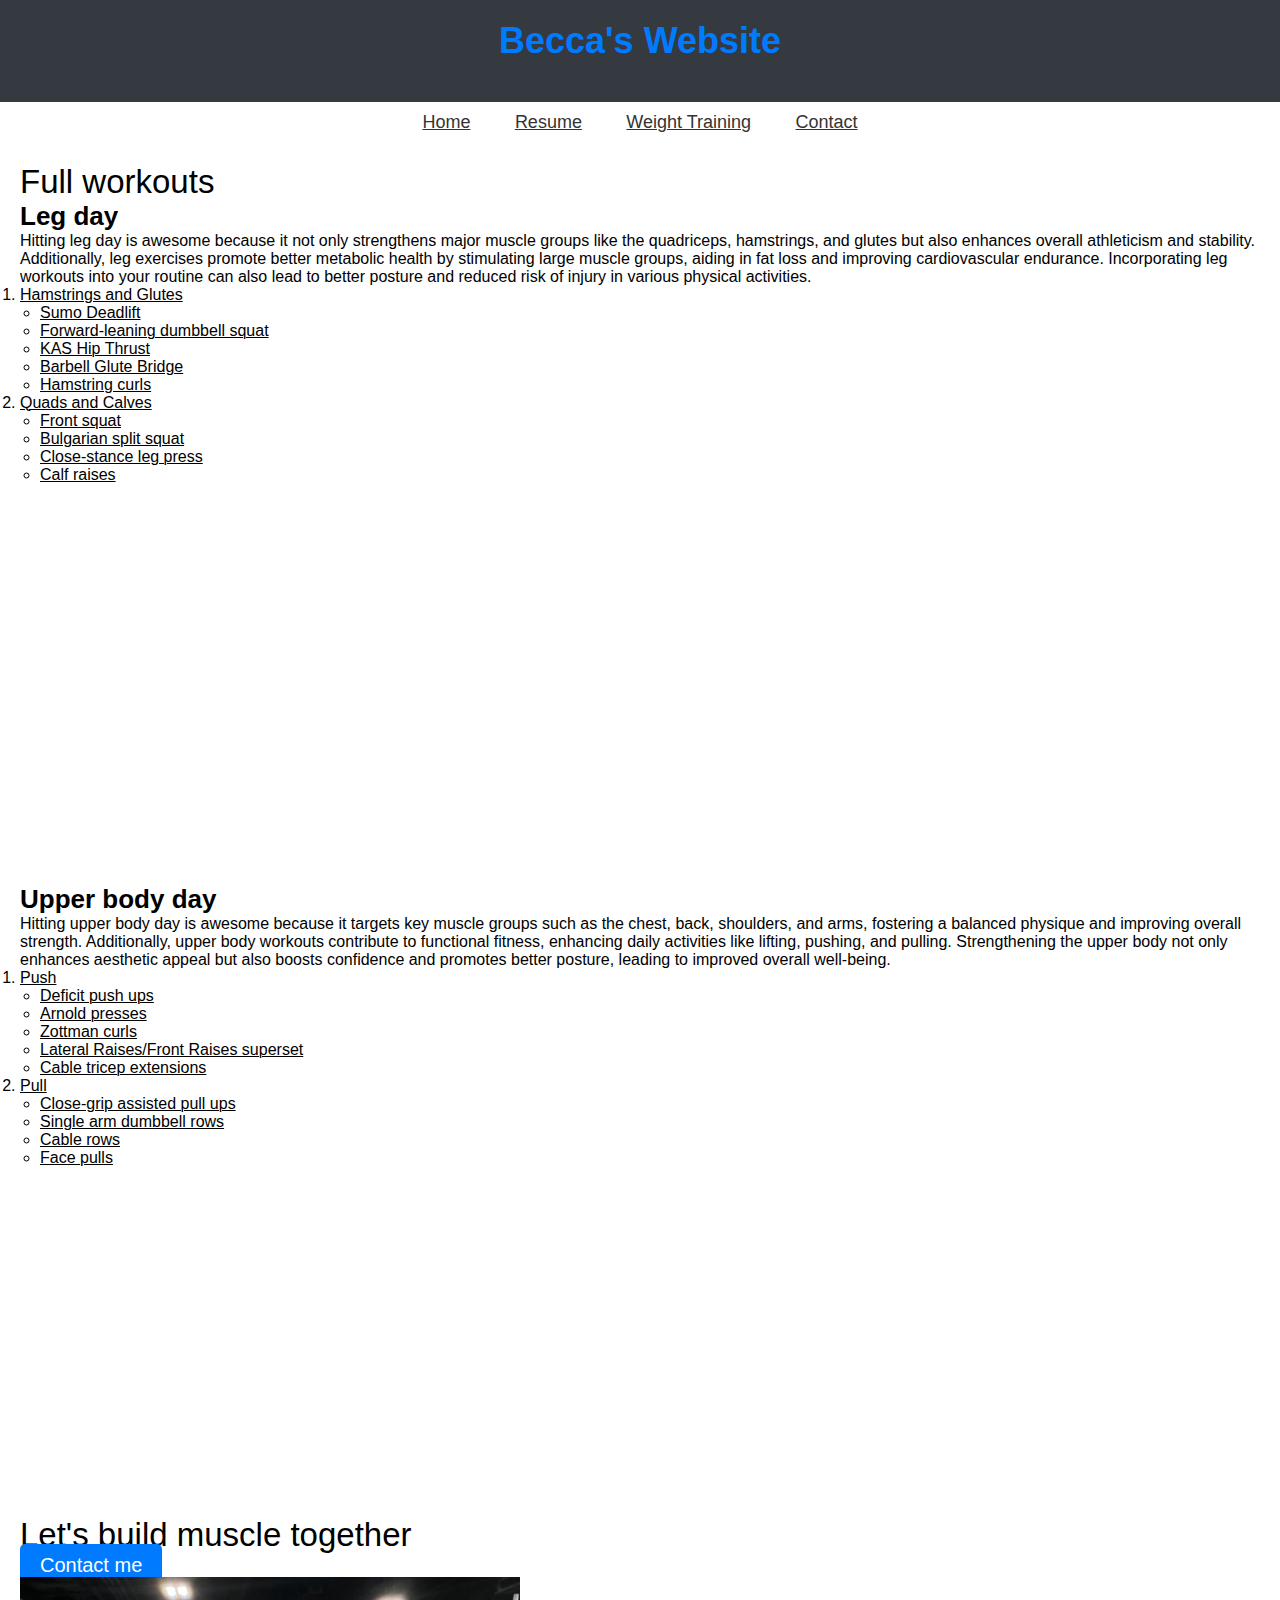
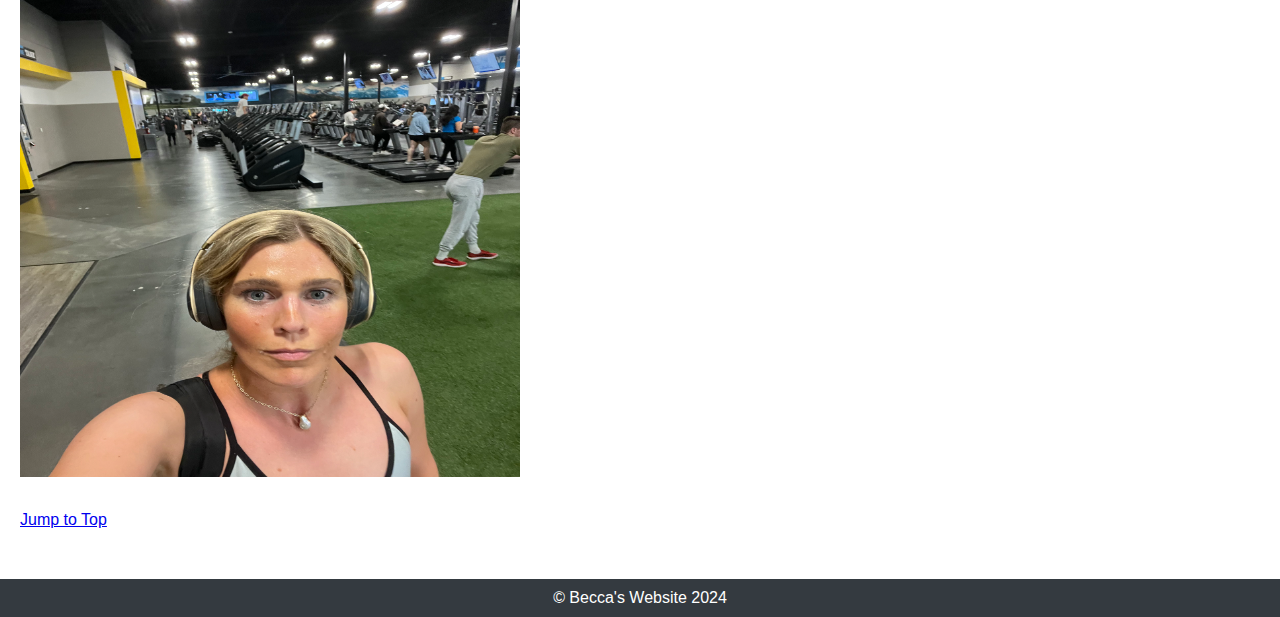
<file: weights.html>
<!DOCTYPE html>
<html lang="en">
<head>
    <meta charset="UTF-8">
    <meta name="viewport" content="width=device-width, initial-scale=1.0">
    <title>Becca's Website</title>
    <style>

        * {
            margin: 0;
            padding: 0;
            box-sizing: border-box;
        }
        
        
        body {
            font-family: Arial, sans-serif;
            background-image: url(https://images.unsplash.com/photo-1566041510394-cf7c8fe21800?ixlib=rb-1.2.1&ixid=MnwxMjA3fDB8MHxleHBsb3JlLWZlZWR8OHx8fGVufDB8fHx8&auto=format&fit=crop&w=500&q=60);
        }
        
    
        header {
            background-color: #343a40;
            color: #fff;
            padding: 20px;
            text-align: center;
        }
        
   
        nav {
            background-color: #fff;
            padding: 10px;
            text-align: center;
        }
        
        nav a {
            font-family: Verdana, Tahoma, sans-serif, Times, serif;
            text-decoration: underline;
            text-decoration-thickness: 1.25px ;
            color: #333;
            margin: 0 20px;
            font-size: 18px;
        }
        
        nav a:hover {
            color: #007bff;
        }
        
     
        main {
            padding: 20px;
        }
        
        section {
            margin-bottom: 30px;
        }
        
        h1 {
            font-family: Impact, Haettenschweiler, 'Arial Narrow Bold', sans-serif;
            font-size: 36px;
            margin-bottom: 20px;
            color: #007bff;
        }
        
        h2 {
            font-family: Impact, 'Arial Narrow Bold', sans-serif;
            font-size: 33px;
            font-weight: 100;
        }
        
        h3 {
            font-family: unset;
            font-size: 26px;
        }
        
        p {
            font-family: Impact, Haettenschweiler, 'Arial Narrow Bold', sans-serif;
        }
        
     
        footer {
            background-color: #343a40;
            color: #fff;
            text-align: center;
            padding: 10px;
        }
        
        footer a {
            color: #fff;
            text-decoration: none;
            margin: 0 10px;
            font-size: 14px;
        }
        
        footer a:hover {
            text-decoration: underline;
        }
        
        .wrapper {
            margin: auto;
            width: 500px;
        }
        
        .white {
            color: white
        }
        
        .frame {
            height: 300px ;
            border: 3px solid;
            border-color: rgb(6, 7, 55);
            display: block;
            margin-left: auto;
            margin-right: auto;
            width:auto;
        }
        
        .video {
            width: 100%;
            height: 400px;
        }
        
        ol {
            text-decoration: underline ;
            text-decoration-thickness: 1.25px;
        }
    </style>
</head>
<body>
    <!-- Header -->
    <header>
        <h1>Becca's Website</h1>
    </header>

    <!-- Navigation -->
    <nav>
        <a href="index.html">Home</a>
        <a href="resume.html">Resume</a>
        <a href="weights.html">Weight Training</a>
        <a href="contact.html">Contact</a>
    </nav>

    <!-- Main Content -->
    <main>
        <!-- Workouts Section -->
        <section>
            <div class="container">
                <div class="row">
                    <div class="col">
                        <h2>Full workouts</h2>
                    </div>
                </div>
                <div class="row">
                    <div class="col">
                        <!-- Workout 1 -->
                        <div class="card">
                            <div class="card-body">
                                <h3>Leg day</h3>
                                <p>
                                    Hitting leg day is awesome because it not only strengthens major muscle groups like the quadriceps, hamstrings, and glutes but also enhances overall athleticism and stability. Additionally, leg exercises promote better metabolic health by stimulating large muscle groups, aiding in fat loss and improving cardiovascular endurance. Incorporating leg workouts into your routine can also lead to better posture and reduced risk of injury in various physical activities.</p>
                            </div>
                        </div>
                        <ol>
                            <li>Hamstrings and Glutes
                                <ul style="padding-left: 20px;">
                                    <li style="text-decoration: none;">Sumo Deadlift</li>
                                    <li style="text-decoration: none;">Forward-leaning dumbbell squat</li>
                                    <li style="text-decoration: none;">KAS Hip Thrust</li>
                                    <li style="text-decoration: none;">Barbell Glute Bridge</li>
                                    <li style="text-decoration: none;">Hamstring curls</li>
                                </ul>
                            </li>
                            <li>Quads and Calves
                                <ul style="padding-left: 20px;">
                                    <li style="text-decoration: none;">Front squat</li>
                                    <li style="text-decoration: none;">Bulgarian split squat</li>
                                    <li style="text-decoration: none;">Close-stance leg press</li>
                                    <li style="text-decoration: none;">Calf raises</li>
                                </ul>
                            </li>
                        </ol>
                    </div>
                    <!-- Embedded YouTube video -->
                    <div class="video">
                        <iframe width="560" height="315" src="https://www.youtube.com/embed/LGARBmm6hWY" frameborder="0" allowfullscreen></iframe>
                    </div>
                    <div class="col">
                        <!-- Workout 2 -->
                        <div class="card">
                            <div class="card-body">
                                <h3>Upper body day</h3>
                                <p>Hitting upper body day is awesome because it targets key muscle groups such as the chest, back, shoulders, and arms, fostering a balanced physique and improving overall strength. Additionally, upper body workouts contribute to functional fitness, enhancing daily activities like lifting, pushing, and pulling. Strengthening the upper body not only enhances aesthetic appeal but also boosts confidence and promotes better posture, leading to improved overall well-being.</p>
                            </div>
                        </div>
                                 <!-- Embedded unordered list in an ordered list -->
                                 <ol>
                                    <li>Push
                                        <ul style="padding-left: 20px;">
                                            <li style="text-decoration: none;">Deficit push ups</li>
                                            <li style="text-decoration: none;">Arnold presses</li>
                                            <li style="text-decoration: none;">Zottman curls</li>
                                            <li style="text-decoration: none;">Lateral Raises/Front Raises superset</li>
                                            <li style="text-decoration: none;">Cable tricep extensions</li>
                                        </ul>
                                    </li>
                                    <li>Pull
                                        <ul style="padding-left: 20px;">
                                            <li style="text-decoration: none;">Close-grip assisted pull ups</li>
                                            <li style="text-decoration: none;">Single arm dumbbell rows</li>
                                            <li style="text-decoration: none;">Cable rows</li>
                                            <li style="text-decoration: none;">Face pulls</li>
                                        </ul>
                                    </li>
                                </ol>
                    </div>
                    <iframe width="560" height="315" src="https://www.youtube.com/embed/Xc6XeF09Bos?start=287" frameborder="0" allowfullscreen></iframe>
                </div>
            </div>
        </section>

        <!-- Call to Action Section -->
        <section>
            <div class="container">
                <div class="row">
                    <div class="col text-center">
                        <h2>Let's build muscle together</h2>
                        <a href="contact.html" style="background-color: #007bff; color: #fff; padding: 10px 20px; text-decoration: none; border-radius: 5px; font-size: 20px;">Contact me</a>
                    </div> <img src="assets/gympic.jpg" alt="me at the gym" width="500" height="500">
                </div>
            </div>
        </section>
        <div class='tableauPlaceholder' id='viz1713972894923' style='position: relative'><noscript><a href='#'><img alt=' ' src='https:&#47;&#47;public.tableau.com&#47;static&#47;images&#47;Gy&#47;Gymprogress&#47;Exerciseweightovertime&#47;1_rss.png' style='border: none' /></a></noscript><object class='tableauViz'  style='display:none;'><param name='host_url' value='https%3A%2F%2Fpublic.tableau.com%2F' /> <param name='embed_code_version' value='3' /> <param name='site_root' value='' /><param name='name' value='Gymprogress&#47;Exerciseweightovertime' /><param name='tabs' value='no' /><param name='toolbar' value='yes' /><param name='static_image' value='https:&#47;&#47;public.tableau.com&#47;static&#47;images&#47;Gy&#47;Gymprogress&#47;Exerciseweightovertime&#47;1.png' /> <param name='animate_transition' value='yes' /><param name='display_static_image' value='yes' /><param name='display_spinner' value='yes' /><param name='display_overlay' value='yes' /><param name='display_count' value='yes' /><param name='language' value='en-US' /></object></div>                <script type='text/javascript'>                    var divElement = document.getElementById('viz1713972894923');                    var vizElement = divElement.getElementsByTagName('object')[0];                    vizElement.style.width='100%';vizElement.style.height=(divElement.offsetWidth*0.75)+'px';                    var scriptElement = document.createElement('script');                    scriptElement.src = 'https://public.tableau.com/javascripts/api/viz_v1.js';                    vizElement.parentNode.insertBefore(scriptElement, vizElement);                </script>

        <!-- Additional content -->
        <section>
            <div class="container">
                <div class="row">
                    <div class="col">

                
                </div>
                <div class="row">
                    <div class="col">

                    </div>
                    <div class="col">
                        <!-- On-page anchor -->
                        <a href="#">Jump to Top</a>
                    </div>
                </div>
            </div>
        </section>
    </main>

    <!-- Footer -->
    <footer>
        <p>&copy Becca's Website 2024
</file>
